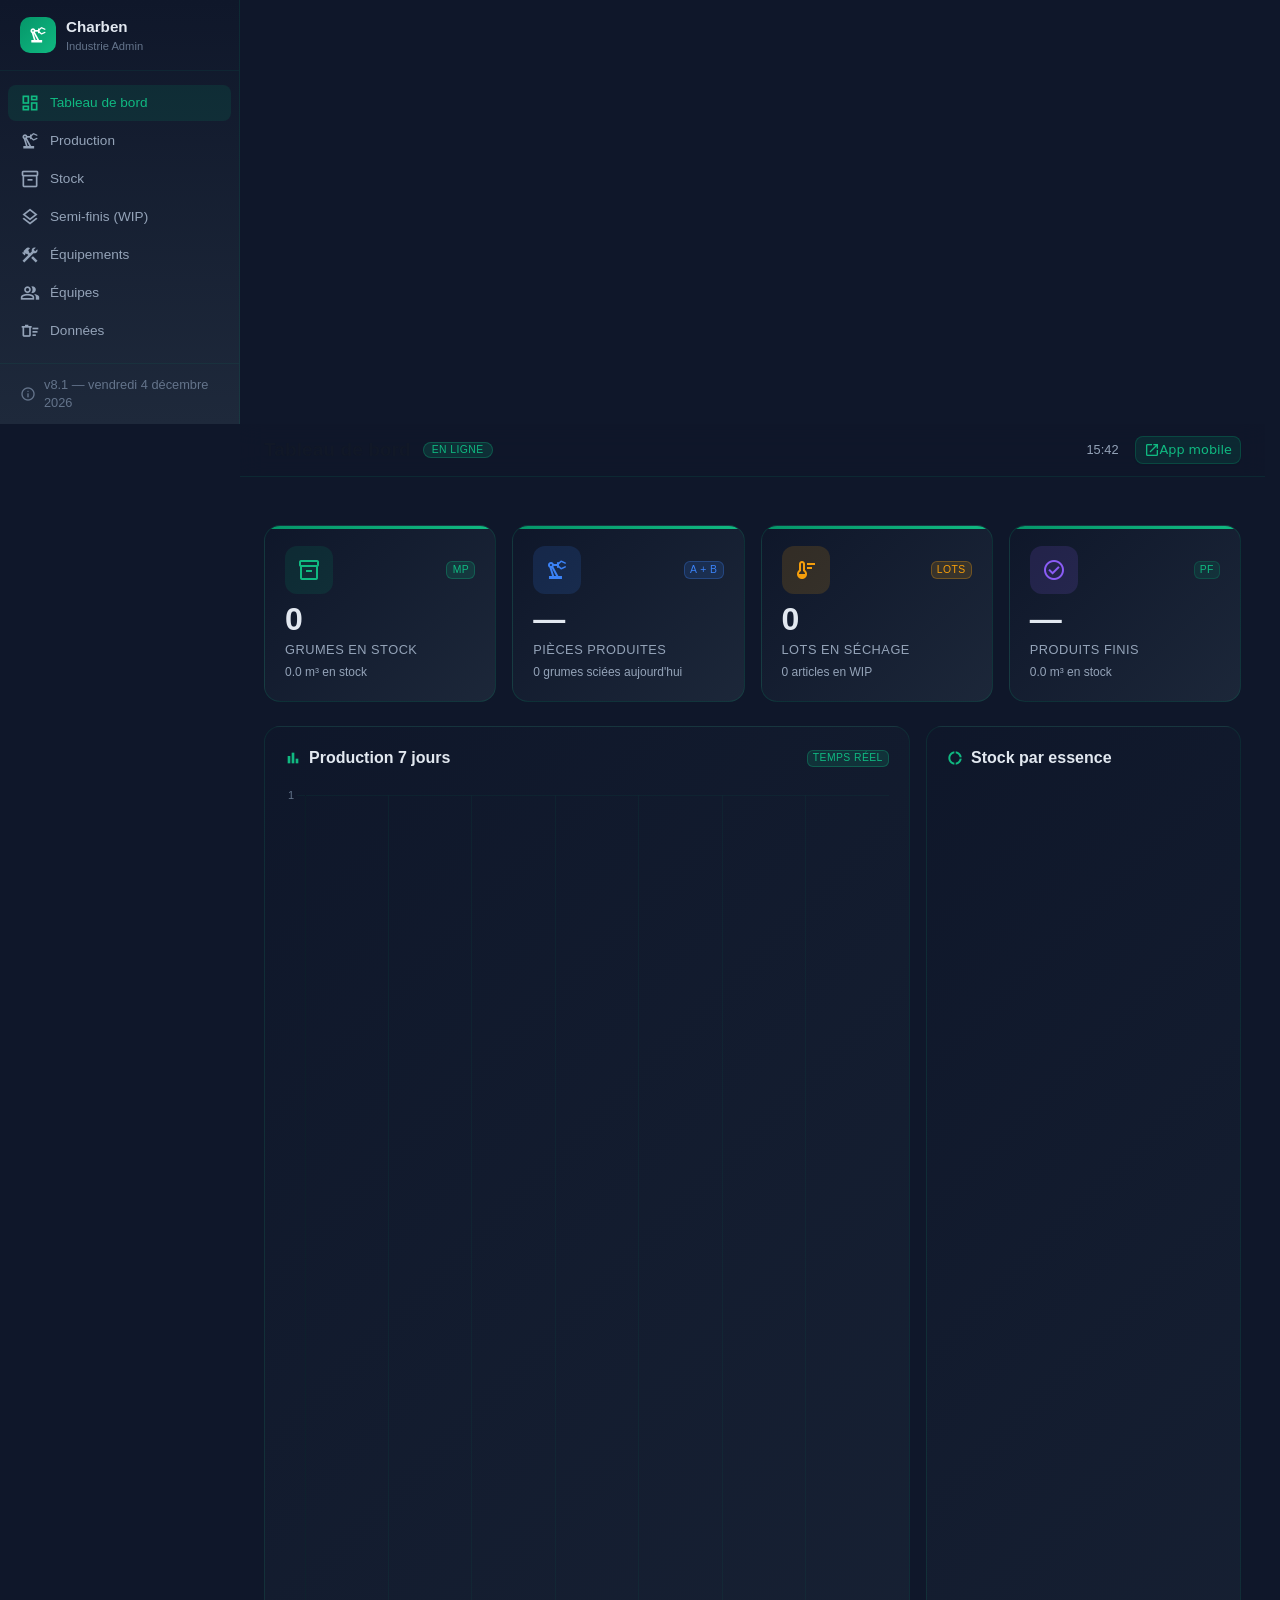
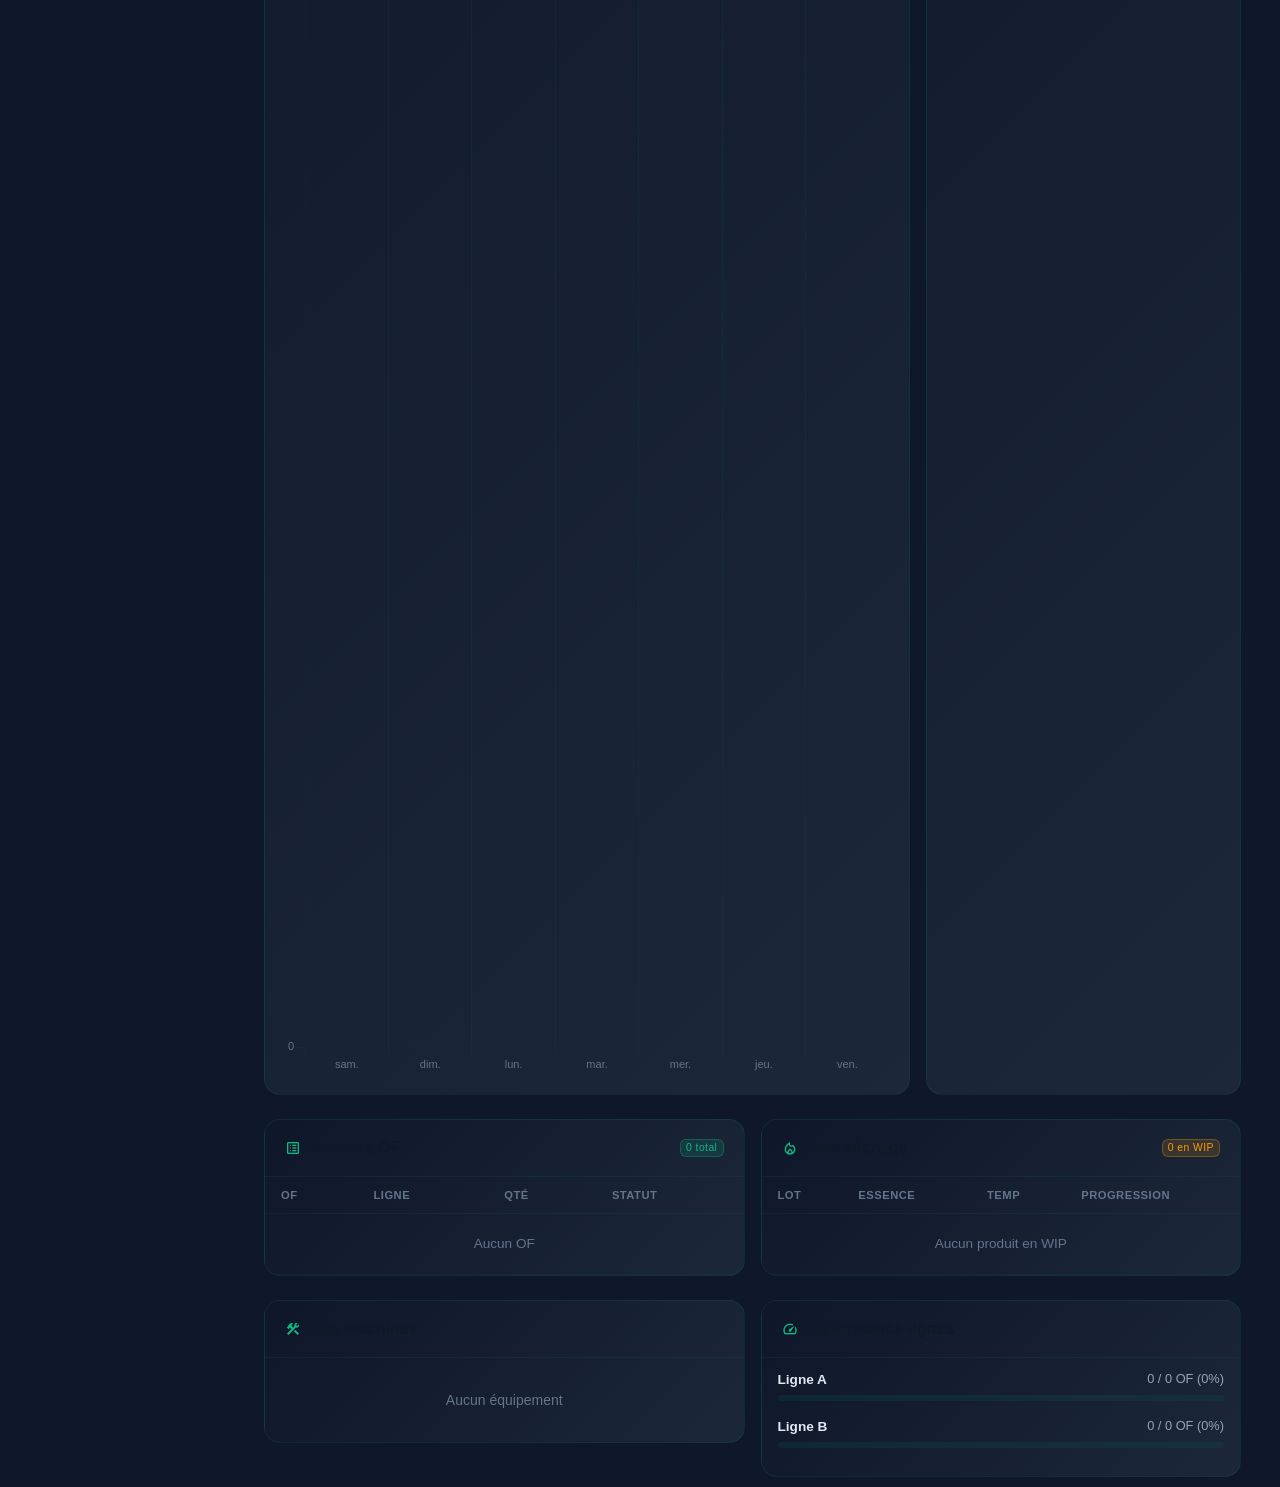
<file: admin/index.html>
<!DOCTYPE html>
<html lang="fr" class="dark">
<head>
  <meta charset="UTF-8">
  <meta name="viewport" content="width=device-width, initial-scale=1.0, maximum-scale=1.0, user-scalable=no">
  <meta http-equiv="Content-Security-Policy" content="default-src 'self' data: blob:; connect-src 'self' https://*.googleapis.com https://*.firebaseio.com https://firestore.googleapis.com wss://*.firebaseio.com; script-src 'self' 'unsafe-inline'; style-src 'self' 'unsafe-inline' https://fonts.googleapis.com; font-src 'self' data: https://fonts.gstatic.com; img-src 'self' data: blob: https:;">
  <title>Charben Industrie — Admin Dashboard</title>
  <link rel="icon" href="data:image/svg+xml,%3Csvg xmlns='http://www.w3.org/2000/svg' viewBox='0 0 24 24'%3E%3Crect width='24' height='24' rx='5' fill='%232D5A30'/%3E%3Cpath d='M4 16l6-9 4 5 4-3 2 7z' fill='%23fff'/%3E%3C/svg%3E">
  <link rel="stylesheet" href="../fonts/material-symbols-outlined.woff2" as="font" type="font/woff2" crossorigin>
  <link rel="stylesheet" href="tabler.min.css">
  <style>
    @font-face {
      font-family: 'Material Symbols Outlined';
      font-style: normal;
      font-weight: 400;
      src: url(../fonts/material-symbols-outlined.woff2) format('woff2');
    }
    .mi {
      font-family: 'Material Symbols Outlined';
      font-weight: normal;
      font-style: normal;
      font-size: 24px;
      line-height: 1;
      letter-spacing: normal;
      text-transform: none;
      display: inline-block;
      white-space: nowrap;
      word-wrap: normal;
      direction: ltr;
      -webkit-font-smoothing: antialiased;
      vertical-align: middle;
    }
    .mi-sm { font-size: 16px; }
    .mi-lg { font-size: 28px; }
    .mi-xl { font-size: 36px; }
    .mi-green { color: #10b981; }
    .mi-red { color: #ef4444; }
    .mi-amber { color: #f59e0b; }
    .mi-blue { color: #3b82f6; }
    .mi-muted { color: #64748b; }

    :root {
      --charben-primary: #059669;
      --charben-primary-light: rgba(5,150,105,0.15);
      --charben-danger: #ef4444;
      --charben-warning: #f59e0b;
      --charben-info: #3b82f6;
      --charben-success: #10b981;
    }

    body {
      background: #0f172a;
      color: #e2e8f0;
      font-family: 'Inter', -apple-system, BlinkMacSystemFont, 'Segoe UI', sans-serif;
    }

    .page-wrapper { min-height: 100vh; }

    .kpi-card {
      background: linear-gradient(135deg, rgba(15,23,42,0.9), rgba(30,41,59,0.9));
      border: 1px solid rgba(5,150,105,0.2);
      border-radius: 16px;
      padding: 20px;
      position: relative;
      overflow: hidden;
      transition: all 0.3s ease;
    }
    .kpi-card:hover {
      border-color: rgba(5,150,105,0.4);
      box-shadow: 0 8px 32px rgba(5,150,105,0.15);
      transform: translateY(-2px);
    }
    .kpi-card::before {
      content: '';
      position: absolute;
      top: 0;
      left: 0;
      right: 0;
      height: 3px;
      background: linear-gradient(90deg, var(--charben-primary), #10b981);
    }
    .kpi-card .kpi-icon {
      width: 48px;
      height: 48px;
      border-radius: 12px;
      display: flex;
      align-items: center;
      justify-content: center;
      font-size: 24px;
    }
    .kpi-card .kpi-value {
      font-size: 2rem;
      font-weight: 700;
      line-height: 1.1;
      margin: 8px 0 4px;
    }
    .kpi-card .kpi-label {
      font-size: 0.8rem;
      color: #94a3b8;
      text-transform: uppercase;
      letter-spacing: 0.5px;
    }
    .kpi-card .kpi-change {
      font-size: 0.75rem;
      margin-top: 4px;
    }

    .chart-card {
      background: linear-gradient(135deg, rgba(15,23,42,0.9), rgba(30,41,59,0.9));
      border: 1px solid rgba(5,150,105,0.15);
      border-radius: 16px;
      padding: 20px;
    }
    .chart-card .chart-header {
      display: flex;
      align-items: center;
      justify-content: space-between;
      margin-bottom: 16px;
    }
    .chart-card .chart-title {
      font-size: 1rem;
      font-weight: 600;
      display: flex;
      align-items: center;
      gap: 8px;
    }

    .data-card {
      background: linear-gradient(135deg, rgba(15,23,42,0.9), rgba(30,41,59,0.9));
      border: 1px solid rgba(5,150,105,0.15);
      border-radius: 16px;
      overflow: hidden;
    }
    .data-card .card-header {
      padding: 16px 20px;
      border-bottom: 1px solid rgba(5,150,105,0.1);
      display: flex;
      align-items: center;
      justify-content: space-between;
    }
    .data-card .card-header h3 {
      margin: 0;
      font-size: 1rem;
      font-weight: 600;
      display: flex;
      align-items: center;
      gap: 8px;
    }
    .data-card table {
      width: 100%;
      border-collapse: collapse;
    }
    .data-card th {
      padding: 10px 16px;
      text-align: left;
      font-size: 0.7rem;
      text-transform: uppercase;
      letter-spacing: 0.5px;
      color: #64748b;
      font-weight: 600;
      border-bottom: 1px solid rgba(5,150,105,0.1);
    }
    .data-card td {
      padding: 10px 16px;
      font-size: 0.85rem;
      border-bottom: 1px solid rgba(5,150,105,0.05);
    }
    .data-card tr:hover td {
      background: rgba(5,150,105,0.05);
    }

    .badge-success { background: rgba(16,185,129,0.15); color: #10b981; border: 1px solid rgba(16,185,129,0.3); }
    .badge-warning { background: rgba(245,158,11,0.15); color: #f59e0b; border: 1px solid rgba(245,158,11,0.3); }
    .badge-danger { background: rgba(239,68,68,0.15); color: #ef4444; border: 1px solid rgba(239,68,68,0.3); }
    .badge-info { background: rgba(59,130,246,0.15); color: #3b82f6; border: 1px solid rgba(59,130,246,0.3); }
    .badge-primary { background: rgba(5,150,105,0.15); color: #10b981; border: 1px solid rgba(5,150,105,0.3); }

    .progress-bar-custom {
      height: 6px;
      border-radius: 3px;
      background: rgba(5,150,105,0.1);
      overflow: hidden;
    }
    .progress-bar-custom .fill {
      height: 100%;
      border-radius: 3px;
      background: linear-gradient(90deg, #059669, #10b981);
      transition: width 0.6s ease;
    }

    .sidebar-custom {
      background: linear-gradient(180deg, #0f172a, #1e293b);
      border-right: 1px solid rgba(5,150,105,0.15);
    }
    .sidebar-custom .nav-link {
      color: #94a3b8;
      border-radius: 8px;
      margin: 2px 8px;
      padding: 8px 12px;
      font-size: 0.85rem;
      transition: all 0.2s;
    }
    .sidebar-custom .nav-link:hover {
      color: #e2e8f0;
      background: rgba(5,150,105,0.1);
    }
    .sidebar-custom .nav-link.active {
      color: #10b981;
      background: rgba(5,150,105,0.15);
    }
    .sidebar-custom .nav-link .mi {
      font-size: 20px;
      margin-right: 10px;
    }

    .topbar-custom {
      background: rgba(15,23,42,0.8);
      backdrop-filter: blur(12px);
      border-bottom: 1px solid rgba(5,150,105,0.15);
    }

    @media (max-width: 768px) {
      .sidebar-custom { display: none; }
      .page-wrapper { margin-left: 0 !important; }
      .kpi-card .kpi-value { font-size: 1.5rem; }
    }
  </style>
</head>
<body>
  <div class="page-wrapper">
    <!-- SIDEBAR -->
    <aside class="sidebar sidebar-custom d-print-none" style="width:240px;">
      <div class="sidebar-header" style="padding:16px 20px;border-bottom:1px solid rgba(5,150,105,0.1);">
        <div style="display:flex;align-items:center;gap:10px;">
          <div style="width:36px;height:36px;border-radius:10px;background:linear-gradient(135deg,#059669,#10b981);display:flex;align-items:center;justify-content:center;">
            <span class="mi" style="font-size:20px;color:#fff;">precision_manufacturing</span>
          </div>
          <div>
            <div style="font-weight:700;font-size:0.95rem;">Charben</div>
            <div style="font-size:0.7rem;color:#64748b;">Industrie Admin</div>
          </div>
        </div>
      </div>
      <nav class="sidebar-nav" style="padding:12px 0;">
        <a href="#" class="nav-link active" onclick="showSection('dashboard')"><span class="mi">dashboard</span>Tableau de bord</a>
        <a href="#" class="nav-link" onclick="showSection('production')"><span class="mi">precision_manufacturing</span>Production</a>
        <a href="#" class="nav-link" onclick="showSection('stock')"><span class="mi">inventory_2</span>Stock</a>
        <a href="#" class="nav-link" onclick="showSection('sechage')"><span class="mi">layers</span>Semi-finis (WIP)</a>
        <a href="#" class="nav-link" onclick="showSection('equipement')"><span class="mi">construction</span>Équipements</a>
        <a href="#" class="nav-link" onclick="showSection('equipe')"><span class="mi">group</span>Équipes</a>
        <a href="#" class="nav-link" onclick="showSection('donnees')"><span class="mi">delete_sweep</span>Données</a>
      </nav>
      <div style="padding:12px 20px;border-top:1px solid rgba(5,150,105,0.1);margin-top:auto;">
        <div style="display:flex;align-items:center;gap:8px;font-size:0.8rem;color:#64748b;">
          <span class="mi mi-sm">info</span>
          <span>v8.1 — <span id="adminDate"></span></span>
        </div>
      </div>
    </aside>

    <!-- MAIN CONTENT -->
    <div class="page-main" style="margin-left:240px;">
      <!-- TOPBAR -->
      <header class="topbar-custom" style="position:sticky;top:0;z-index:100;padding:12px 24px;">
        <div style="display:flex;align-items:center;justify-content:space-between;">
          <div style="display:flex;align-items:center;gap:12px;">
            <h2 style="margin:0;font-size:1.2rem;font-weight:700;" id="sectionTitle">Tableau de bord</h2>
            <span class="badge badge-success" style="font-size:0.65rem;padding:2px 8px;border-radius:20px;">EN LIGNE</span>
          </div>
          <div style="display:flex;align-items:center;gap:16px;">
            <span style="font-size:0.8rem;color:#94a3b8;" id="topbarClock"></span>
            <button class="btn btn-sm" onclick="location.href='../index.html'" style="background:rgba(5,150,105,0.15);color:#10b981;border:1px solid rgba(5,150,105,0.3);border-radius:8px;font-size:0.8rem;">
              <span class="mi mi-sm">open_in_new</span> App mobile
            </button>
          </div>
        </div>
      </header>

      <!-- DASHBOARD SECTION -->
      <div class="page-body" style="padding:24px;" id="dashboardSection">
        <!-- KPI CARDS -->
        <div class="row g-3 mb-4" id="kpiRow">
          <div class="col-sm-6 col-xl-3">
            <div class="kpi-card">
              <div style="display:flex;align-items:center;justify-content:space-between;">
                <div class="kpi-icon" style="background:rgba(5,150,105,0.15);"><span class="mi mi-green">inventory_2</span></div>
                <span class="badge badge-success" style="font-size:0.65rem;">MP</span>
              </div>
              <div class="kpi-value" id="kpiStockGrumes">—</div>
              <div class="kpi-label">Grumes en stock</div>
              <div class="kpi-change" id="kpiStockVol" style="color:#94a3b8;"></div>
            </div>
          </div>
          <div class="col-sm-6 col-xl-3">
            <div class="kpi-card">
              <div style="display:flex;align-items:center;justify-content:space-between;">
                <div class="kpi-icon" style="background:rgba(59,130,246,0.15);"><span class="mi mi-blue">precision_manufacturing</span></div>
                <span class="badge badge-info" style="font-size:0.65rem;">A + B</span>
              </div>
              <div class="kpi-value" id="kpiProduction">—</div>
              <div class="kpi-label">Pièces produites</div>
              <div class="kpi-change" id="kpiGrumesSci" style="color:#94a3b8;"></div>
            </div>
          </div>
          <div class="col-sm-6 col-xl-3">
            <div class="kpi-card">
              <div style="display:flex;align-items:center;justify-content:space-between;">
                <div class="kpi-icon" style="background:rgba(245,158,11,0.15);"><span class="mi mi-amber">thermostat</span></div>
                <span class="badge badge-warning" style="font-size:0.65rem;">LOTS</span>
              </div>
              <div class="kpi-value" id="kpiDryBatches">—</div>
              <div class="kpi-label">Lots en séchage</div>
              <div class="kpi-change" id="kpiDryTemp" style="color:#94a3b8;"></div>
            </div>
          </div>
          <div class="col-sm-6 col-xl-3">
            <div class="kpi-card">
              <div style="display:flex;align-items:center;justify-content:space-between;">
                <div class="kpi-icon" style="background:rgba(139,92,246,0.15);"><span class="mi" style="color:#8b5cf6;">check_circle</span></div>
                <span class="badge badge-primary" style="font-size:0.65rem;">PF</span>
              </div>
              <div class="kpi-value" id="kpiPF">—</div>
              <div class="kpi-label">Produits finis</div>
              <div class="kpi-change" id="kpiPFVol" style="color:#94a3b8;"></div>
            </div>
          </div>
        </div>

        <!-- CHARTS ROW -->
        <div class="row g-3 mb-4">
          <div class="col-md-8">
            <div class="chart-card">
              <div class="chart-header">
                <div class="chart-title"><span class="mi mi-sm mi-green">bar_chart</span> Production 7 jours</div>
                <span class="badge badge-success" style="font-size:0.65rem;">TEMPS RÉEL</span>
              </div>
              <canvas id="prodChart" height="220"></canvas>
            </div>
          </div>
          <div class="col-md-4">
            <div class="chart-card">
              <div class="chart-header">
                <div class="chart-title"><span class="mi mi-sm mi-green">donut_large</span> Stock par essence</div>
              </div>
              <canvas id="essenceChart" height="220"></canvas>
            </div>
          </div>
        </div>

        <!-- DATA TABLES ROW -->
        <div class="row g-3 mb-4">
          <div class="col-md-6">
            <div class="data-card">
              <div class="card-header">
                <h3><span class="mi mi-sm mi-green">list_alt</span> Derniers OF</h3>
                <span class="badge badge-success" style="font-size:0.65rem;" id="ofCount">0</span>
              </div>
              <div style="overflow-x:auto;">
                <table>
                  <thead><tr><th>OF</th><th>Ligne</th><th>Qté</th><th>Statut</th></tr></thead>
                  <tbody id="ofTableBody"></tbody>
                </table>
              </div>
            </div>
          </div>
          <div class="col-md-6">
            <div class="data-card">
              <div class="card-header">
                <h3><span class="mi mi-sm mi-green">local_fire_department</span> Lots séchage</h3>
                <span class="badge badge-warning" style="font-size:0.65rem;" id="dryCount">0</span>
              </div>
              <div style="overflow-x:auto;">
                <table>
                  <thead><tr><th>Lot</th><th>Essence</th><th>Temp</th><th>Progression</th></tr></thead>
                  <tbody id="dryTableBody"></tbody>
                </table>
      </div>
    </div>

    <!-- DATA RESET SECTION (hidden by default) -->
    <div class="page-body" style="padding:24px;display:none;" id="donneesSection">
      <div class="row g-3">
        <div class="col-md-6">
          <div class="data-card">
            <div class="card-header">
              <h3><span class="mi mi-sm mi-red">delete_sweep</span> Réinitialiser les données</h3>
            </div>
            <div style="padding:20px;">
              <p style="color:#94a3b8;font-size:0.85rem;margin-bottom:16px;">
                Supprime toutes les données de test et remet l'app à zéro. Deux options selon votre besoin :
              </p>
              <div style="display:flex;flex-direction:column;gap:12px;">
                <button onclick="resetLocalData()" style="background:rgba(245,158,11,0.15);color:#f59e0b;border:1px solid rgba(245,158,11,0.3);border-radius:8px;padding:12px 16px;font-size:0.85rem;cursor:pointer;text-align:left;">
                  <span class="mi mi-sm" style="vertical-align:middle;">phone_android</span>
                  <strong>Reset local (cet appareil)</strong><br>
                  <span style="font-size:0.75rem;color:#94a3b8;">Efface grumes, OF, stock, WIP de cet appareil uniquement</span>
                </button>
                <div style="background:rgba(239,68,68,0.15);color:#ef4444;border:1px solid rgba(239,68,68,0.3);border-radius:8px;padding:12px 16px;font-size:0.85rem;">
                  <span class="mi mi-sm" style="vertical-align:middle;">cloud_off</span>
                  <strong>Reset Firestore (tous appareils)</strong><br>
                  <span style="font-size:0.75rem;color:#94a3b8;">Via Firebase Console → Firestore Database → sélectionner chaque collection → Supprimer tous les documents.</span><br>
                  <span style="font-size:0.75rem;color:#94a3b8;">Collections : raw, orders, wip, dry, stock, equip, maint, shifts, audit, planning, prod, disques, fardeaux, parts, stockItems, buildOrders.</span>
                </div>
              </div>
              <div id="resetStatus" style="margin-top:12px;font-size:0.8rem;color:#94a3b8;"></div>
            </div>
          </div>
        </div>
        <div class="col-md-6">
          <div class="data-card">
            <div class="card-header">
              <h3><span class="mi mi-sm mi-green">info</span> À savoir</h3>
            </div>
            <div style="padding:20px;font-size:0.85rem;color:#94a3b8;">
              <p><strong style="color:#e2e8f0;">DISQUES_SEED</strong> : les 4 références de lames (650mm, 355mm, 210mm) sont les vraies configs de la scierie. Elles restent après reset car ce n'est pas des données de test.</p>
              <p style="margin-top:8px;"><strong style="color:#e2e8f0;">Après le reset</strong> : l'app repasse en mode login. Les tables repartent vides, prêtes pour les vraies saisies production.</p>
              <p style="margin-top:8px;"><strong style="color:#e2e8f0;">Sauvegarde</strong> : si vous voulez garder une copie avant reset, exportez les données via l'onglet Données de l'app mobile (bouton Export CSV/JSON).</p>
            </div>
          </div>
        </div>
      </div>
    </div>
  </div>
</div>

        <!-- BOTTOM ROW: EQUIPMENT + PERFORMANCE -->
        <div class="row g-3">
          <div class="col-md-6">
            <div class="data-card">
              <div class="card-header">
                <h3><span class="mi mi-sm mi-green">construction</span> État machines</h3>
              </div>
              <div style="padding:12px 16px;" id="equipSection"></div>
            </div>
          </div>
          <div class="col-md-6">
            <div class="data-card">
              <div class="card-header">
                <h3><span class="mi mi-sm mi-green">speed</span> Performance lignes</h3>
              </div>
              <div style="padding:12px 16px;" id="perfSection"></div>
            </div>
          </div>
        </div>
      </div>
    </div>
  </div>

  <script src="chart.min.js"></script>
  <script>
    /* ================================================================
       CHARBEN ADMIN DASHBOARD — v8.1
       Connects to same localStorage keys as main app
       ================================================================ */

    // ── Storage helpers ──
    function load(key) {
      try { return JSON.parse(localStorage.getItem(key)) || []; } catch(e) { return []; }
    }
    function loadObj(key) {
      try { return JSON.parse(localStorage.getItem(key)) || {}; } catch(e) { return {}; }
    }

    // ── Date helpers ──
    function todayKey() { return new Date().toISOString().slice(0, 10); }
    function daysAgo(n) {
      var d = new Date(); d.setDate(d.getDate() - n);
      return d.toISOString().slice(0, 10);
    }

    // ── Clock ──
    function updateClock() {
      var el = document.getElementById('topbarClock');
      if (el) el.textContent = new Date().toLocaleTimeString('fr-FR', { hour: '2-digit', minute: '2-digit' });
    }
    setInterval(updateClock, 30000);
    updateClock();
    document.getElementById('adminDate').textContent = new Date().toLocaleDateString('fr-FR', { weekday: 'long', day: 'numeric', month: 'long', year: 'numeric' });

    // ── Section navigation ──
    function showSection(name) {
      document.querySelectorAll('.sidebar-nav .nav-link').forEach(function(a) { a.classList.remove('active'); });
      event.currentTarget.classList.add('active');
      var titles = { dashboard: 'Tableau de bord', production: 'Production', stock: 'Stock', sechage: 'Semi-finis (WIP)', equipement: 'Équipements', equipe: 'Équipes', donnees: 'Données' };
      document.getElementById('sectionTitle').textContent = titles[name] || name;
      var dashboardEl = document.getElementById('dashboardSection');
      var donneesEl = document.getElementById('donneesSection');
      if (name === 'donnees') {
        if (dashboardEl) dashboardEl.style.display = 'none';
        if (donneesEl) donneesEl.style.display = 'block';
      } else {
        if (donneesEl) donneesEl.style.display = 'none';
        if (dashboardEl) dashboardEl.style.display = 'block';
      }
    }

    // ── Load data ──
    var rawMaterials = load('charben_raw');
    var orders = load('gd_orders_v6');
    var wipProducts = load('charben_wip');
    var finishedGoods = load('charben_stock');
    var equipment = load('charben_equip');

    // ── KPI: Stock Grumes ──
    var mpStock = rawMaterials.filter(function(r) { return r.statut === 'EN_STOCK'; });
    var mpVol = rawMaterials.reduce(function(s, r) {
      if (r.statut !== 'EN_STOCK') return s;
      return s + (parseFloat(r.volume) || 0);
    }, 0);
    document.getElementById('kpiStockGrumes').textContent = mpStock.length;
    document.getElementById('kpiStockVol').textContent = mpVol.toFixed(1) + ' m\u00b3 en stock';

    // ── KPI: Production ──
    var prodCounters = loadObj('charben_prod_counters');
    var todayProduced = 0;
    var machinesReal = (prodCounters.A || prodCounters.B) ? ['A', 'B'] : Object.keys(prodCounters);
    machinesReal.forEach(function(line) {
      Object.keys(prodCounters[line] || {}).forEach(function(machine) {
        todayProduced += prodCounters[line][machine] || 0;
      });
    });
    // Grumes sciées aujourd'hui = line_launch avec validatedAt == today
    var launch = loadObj('charben_line_launch');
    var todayGrumes = 0;
    Object.keys(launch).forEach(function(L) {
      (launch[L]?.launched || []).forEach(function(item) {
        if ((item.validatedAt || '').slice(0, 10) === todayKey()) todayGrumes++;
      });
    });
    document.getElementById('kpiProduction').textContent = todayProduced || '—';
    document.getElementById('kpiGrumesSci').textContent = todayGrumes + ' grumes sci\u00e9es aujourd\'hui';

    // ── KPI: Séchage ──
    var dryActive = wipProducts.filter(function(b) { return b.statut !== 'TRANSFERE'; });
    var avgTemp = dryActive.length ? (dryActive.reduce(function(s, b) { return s + (parseFloat(b.temp) || 0); }, 0) / dryActive.length).toFixed(0) : '—';
    document.getElementById('kpiDryBatches').textContent = dryActive.length;
    document.getElementById('kpiDryTemp').textContent = dryActive.length + ' articles en WIP';

    // ── KPI: PF ──
    var pfCount = finishedGoods.reduce(function(s, f) { return s + (f.qte || 0); }, 0);
    var pfVol = finishedGoods.reduce(function(s, f) { return s + (f.volume || 0); }, 0);
    document.getElementById('kpiPF').textContent = pfCount || '—';
    document.getElementById('kpiPFVol').textContent = pfVol.toFixed(1) + ' m³ en stock';

    // ── Chart: Production 7 jours (grumes sciées via line_launch) ──
    var prodDays = [];
    for (var i = 6; i >= 0; i--) {
      var d = new Date(); d.setDate(d.getDate() - i);
      var key = d.toISOString().slice(0, 10);
      var dayLabel = d.toLocaleDateString('fr-FR', { weekday: 'short' });
      var count = 0;
      Object.keys(launch).forEach(function(L) {
        (launch[L]?.launched || []).forEach(function(item) {
          if ((item.validatedAt || item.launchedAt || '').slice(0, 10) === key) count++;
        });
      });
      prodDays.push({ label: dayLabel, count: count });
    }

    var prodCtx = document.getElementById('prodChart').getContext('2d');
    new Chart(prodCtx, {
      type: 'bar',
      data: {
        labels: prodDays.map(function(d) { return d.label; }),
        datasets: [{
          label: 'OF créés',
          data: prodDays.map(function(d) { return d.count; }),
          backgroundColor: 'rgba(5,150,105,0.6)',
          borderColor: '#10b981',
          borderWidth: 1,
          borderRadius: 6,
          barThickness: 32
        }]
      },
      options: {
        responsive: true,
        maintainAspectRatio: false,
        plugins: { legend: { display: false } },
        scales: {
          x: { grid: { color: 'rgba(5,150,105,0.08)' }, ticks: { color: '#64748b', font: { size: 11 } } },
          y: { grid: { color: 'rgba(5,150,105,0.08)' }, ticks: { color: '#64748b', font: { size: 11 }, stepSize: 1 }, beginAtZero: true }
        }
      }
    });

    // ── Chart: Stock par essence ──
    var essences = {};
    rawMaterials.filter(function(r) { return r.statut === 'EN_STOCK'; }).forEach(function(r) {
      var e = r.essence || 'Inconnu';
      essences[e] = (essences[e] || 0) + 1;
    });
    var essLabels = Object.keys(essences);
    var essValues = essLabels.map(function(e) { return essences[e]; });
    var essColors = ['#10b981', '#3b82f6', '#f59e0b', '#ef4444', '#8b5cf6', '#ec4899'];

    var essCtx = document.getElementById('essenceChart').getContext('2d');
    new Chart(essCtx, {
      type: 'doughnut',
      data: {
        labels: essLabels,
        datasets: [{
          data: essValues,
          backgroundColor: essColors.slice(0, essLabels.length),
          borderColor: '#0f172a',
          borderWidth: 3
        }]
      },
      options: {
        responsive: true,
        maintainAspectRatio: false,
        cutout: '65%',
        plugins: {
          legend: { position: 'bottom', labels: { color: '#94a3b8', font: { size: 11 }, padding: 12 } }
        }
      }
    });

    // ── Table: Derniers OF ──
    var recentOrders = orders.slice().sort(function(a, b) {
      return (b.date || '').localeCompare(a.date || '');
    }).slice(0, 8);
    document.getElementById('ofCount').textContent = orders.length + ' total';
    var ofHtml = '';
    recentOrders.forEach(function(o) {
      var isDone = o.status === 'realise' || ((o.qty || 0) > 0 && (o.producedQty || 0) >= (o.qty || 0));
      var statusClass = isDone ? 'badge-success' : (o.status === 'engage' ? 'badge-info' : 'badge-warning');
      var statusLabel = isDone ? 'R\u00e9alis\u00e9' : (o.status === 'engage' ? 'Engag\u00e9' : 'Brouillon');
      ofHtml += '<tr><td style="font-weight:600;">' + (o.orderNum || '—') + '</td><td>Ligne ' + (o.line || 'A') + '</td><td>' + (o.producedQty || 0) + '/' + (o.qty || 0) + ' pcs</td><td><span class="badge ' + statusClass + '" style="font-size:0.65rem;padding:2px 8px;border-radius:20px;">' + statusLabel + '</span></td></tr>';
    });
    document.getElementById('ofTableBody').innerHTML = ofHtml || '<tr><td colspan="4" style="text-align:center;color:#64748b;padding:20px;">Aucun OF</td></tr>';

    // ── Table: Lots séchage ──
    var activeDrying = wipProducts.filter(function(b) { return b.statut !== 'TRANSFERE'; });
    document.getElementById('dryCount').textContent = activeDrying.length + ' en WIP';
    var dryHtml = '';
    activeDrying.forEach(function(b) {
      var progress = b.progress || 0;
      var tempC = (parseFloat(b.temp) || 0).toFixed(0);
      dryHtml += '<tr><td style="font-weight:600;">' + (b.batchNum || '—') + '</td><td>' + (b.species || '—') + '</td><td>' + tempC + '\u00b0C</td><td><div style="display:flex;align-items:center;gap:8px;"><div class="progress-bar-custom" style="flex:1;"><div class="fill" style="width:' + progress + '%;"></div></div><span style="font-size:0.75rem;color:#94a3b8;">' + progress + '%</span></div></td></tr>';
    });
    document.getElementById('dryTableBody').innerHTML = dryHtml || '<tr><td colspan="4" style="text-align:center;color:#64748b;padding:20px;">Aucun produit en WIP</td></tr>';

    // ── Equipment status ──
    var equipHtml = '';
    var machines = equipment.filter(function(e) { return e.type === 'machine' || !e.type; });
    if (machines.length === 0) {
      equipHtml = '<div style="text-align:center;color:#64748b;padding:20px;">Aucun \u00e9quipement</div>';
    } else {
      machines.slice(0, 6).forEach(function(m) {
        var st = m.status || 'actif';
        var c = st === 'actif' ? '#10b981' : (st === 'maintenance' ? '#f59e0b' : '#ef4444');
        var lbl = st === 'actif' ? 'Actif' : (st === 'maintenance' ? 'Maintenance' : 'Hors service');
        var rgb = st === 'actif' ? '16,185,129' : (st === 'maintenance' ? '245,158,11' : '239,68,68');
        equipHtml += '<div style="display:flex;align-items:center;justify-content:space-between;padding:8px 0;border-bottom:1px solid rgba(5,150,105,0.08);"><div style="display:flex;align-items:center;gap:10px;"><div style="width:8px;height:8px;border-radius:50%;background:' + c + ';"></div><span style="font-size:0.85rem;font-weight:500;">' + (m.name || '—') + '</span></div><span class="badge" style="font-size:0.65rem;background:rgba(' + rgb + ',0.15);color:' + c + ';border:1px solid ' + c + '33;">' + lbl + '</span></div>';
      });
    }
    document.getElementById('equipSection').innerHTML = equipHtml;

    // ── Performance lignes ──
    var lineA = orders.filter(function(o) { return (o.line || 'A') === 'A'; });
    var lineB = orders.filter(function(o) { return o.line === 'B'; });
    function isDone(o) { return o.status === 'realise' || ((o.qty || 0) > 0 && (o.producedQty || 0) >= (o.qty || 0)); }
    var realizedA = lineA.filter(isDone).length;
    var realizedB = lineB.filter(isDone).length;
    var pctA = lineA.length ? Math.round((realizedA / lineA.length) * 100) : 0;
    var pctB = lineB.length ? Math.round((realizedB / lineB.length) * 100) : 0;

    var perfHtml = '';
    ['A', 'B'].forEach(function(line) {
      var total = line === 'A' ? lineA.length : lineB.length;
      var realized = line === 'A' ? realizedA : realizedB;
      var pct = line === 'A' ? pctA : pctB;
      perfHtml += '<div style="margin-bottom:16px;"><div style="display:flex;justify-content:space-between;margin-bottom:6px;"><span style="font-size:0.85rem;font-weight:600;">Ligne ' + line + '</span><span style="font-size:0.8rem;color:#94a3b8;">' + realized + ' / ' + total + ' OF (' + pct + '%)</span></div><div class="progress-bar-custom"><div class="fill" style="width:' + pct + '%;"></div></div></div>';
    });
    document.getElementById('perfSection').innerHTML = perfHtml;

    // ── Auto-refresh every 30s ──
    setInterval(function() { location.reload(); }, 30000);

    // ── Reset Data utilities ──
    function resetLocalData() {
      if (!confirm('Effacer TOUTES les données locales de cet appareil ?\n\nCette action supprime grumes, OF, WIP, stock, planning, audit — tout.\nL\'app redémarrera avec des tableaux vides.')) return;
      var keys = [
        'charben_raw','charben_wip','charben_stock','charben_equip','charben_maint',
        'charben_shifts','charben_audit','charben_qc','charben_planning','charben_prodplan',
        'charben_disques','charben_fardeaux','charben_line_launch','charben_prod_counters',
        'charben_line_objectives','charben_build_orders','charben_cqp_grades','charben_cqp_wood',
        'charben_cqp_trace','charben_cqp_stress','charben_cqp_byproducts','charben_cqp_blades',
        'charben_session','charben_role_' + (JSON.parse(localStorage.getItem('charben_session')||'{}').uid||''),
        'gd_stock_v6','gd_orders_v6','gd_counter_v6','gd_theme_v6','gd_notepad_v6',
        'gd_saved_queries_v6','gd_cales_machines_v6','gd_cales_regul_v6','charben_disques_regul',
        'charben_auto_sync','charben_gamme_essence'
      ];
      keys.forEach(function(k) { if (k) try { localStorage.removeItem(k); } catch(e) {} });
      // Purge file IndexedDB offline
      try { indexedDB.deleteDatabase('charben_offline_queue'); } catch(e) {}
      alert('Données locales effacées. L\'app va redémarrer.');
      location.href = '../index.html';
    }
  </script>
</body>
</html>
</file>
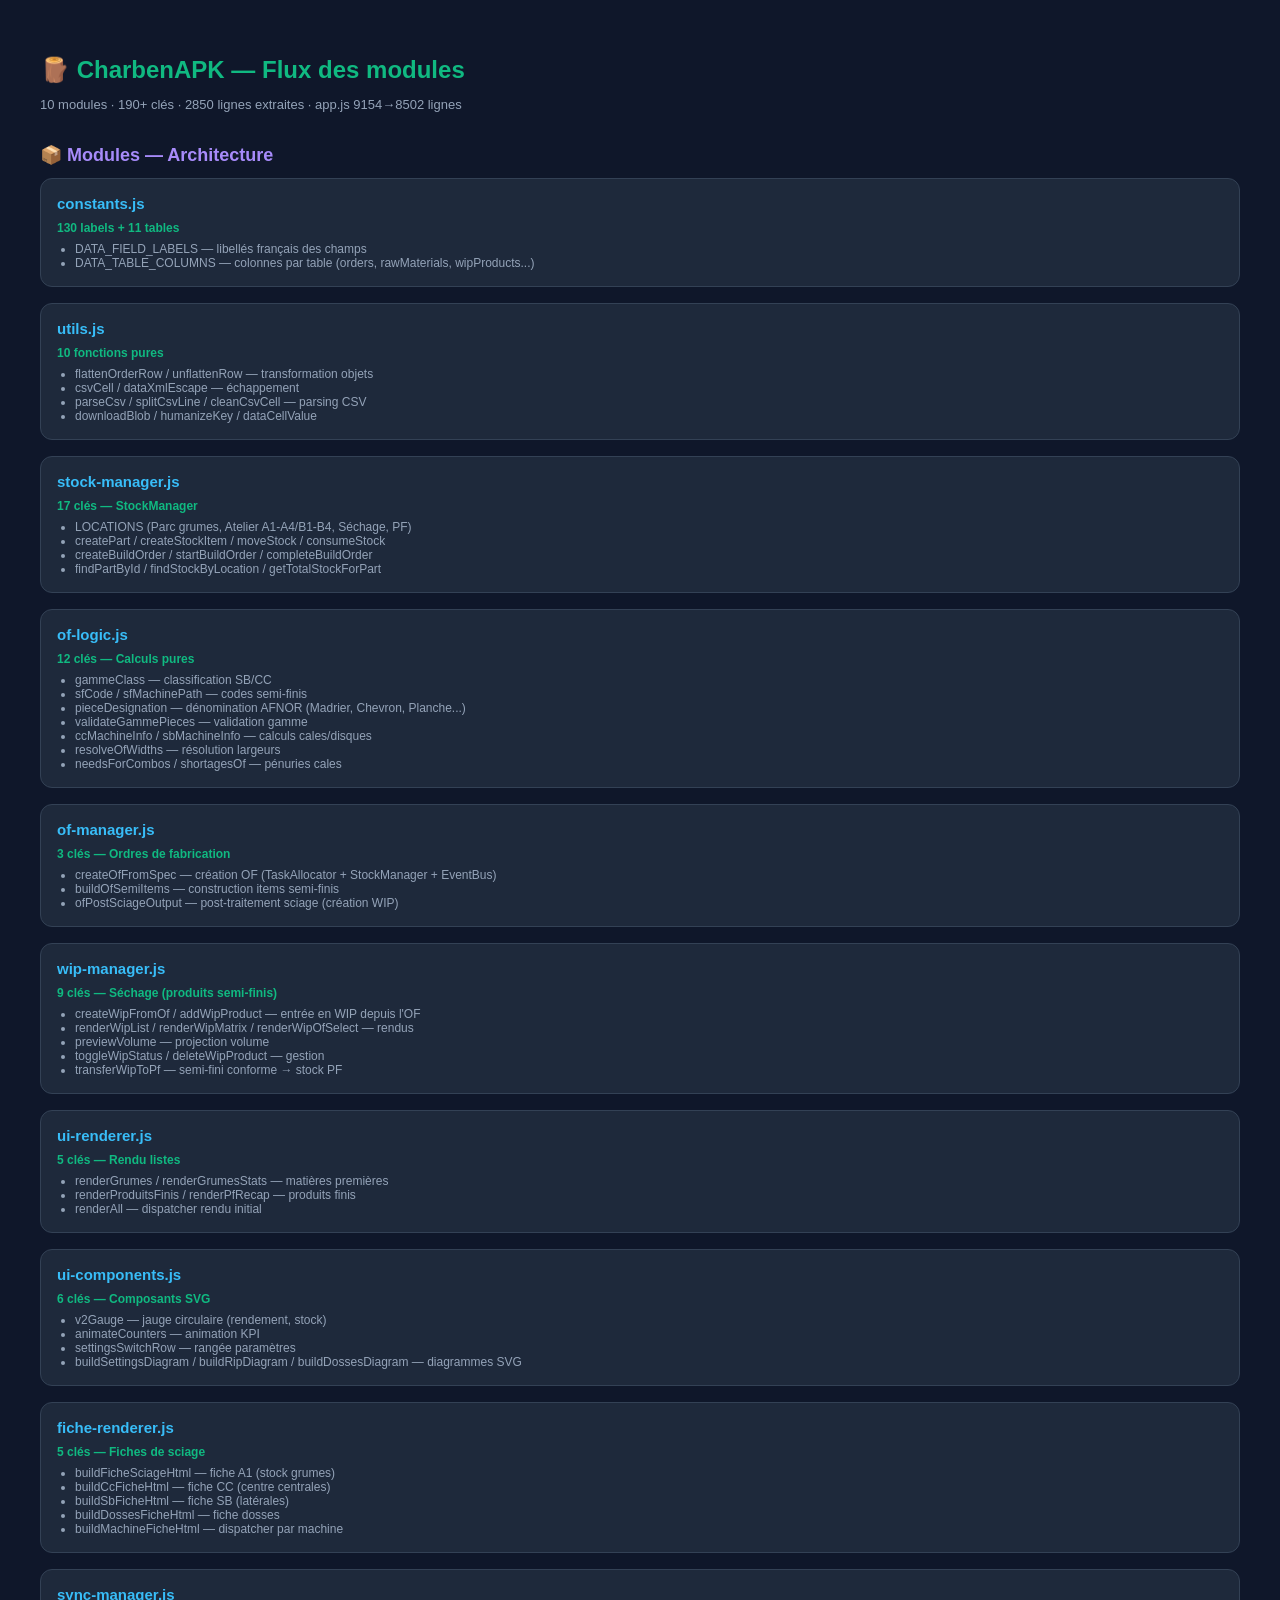
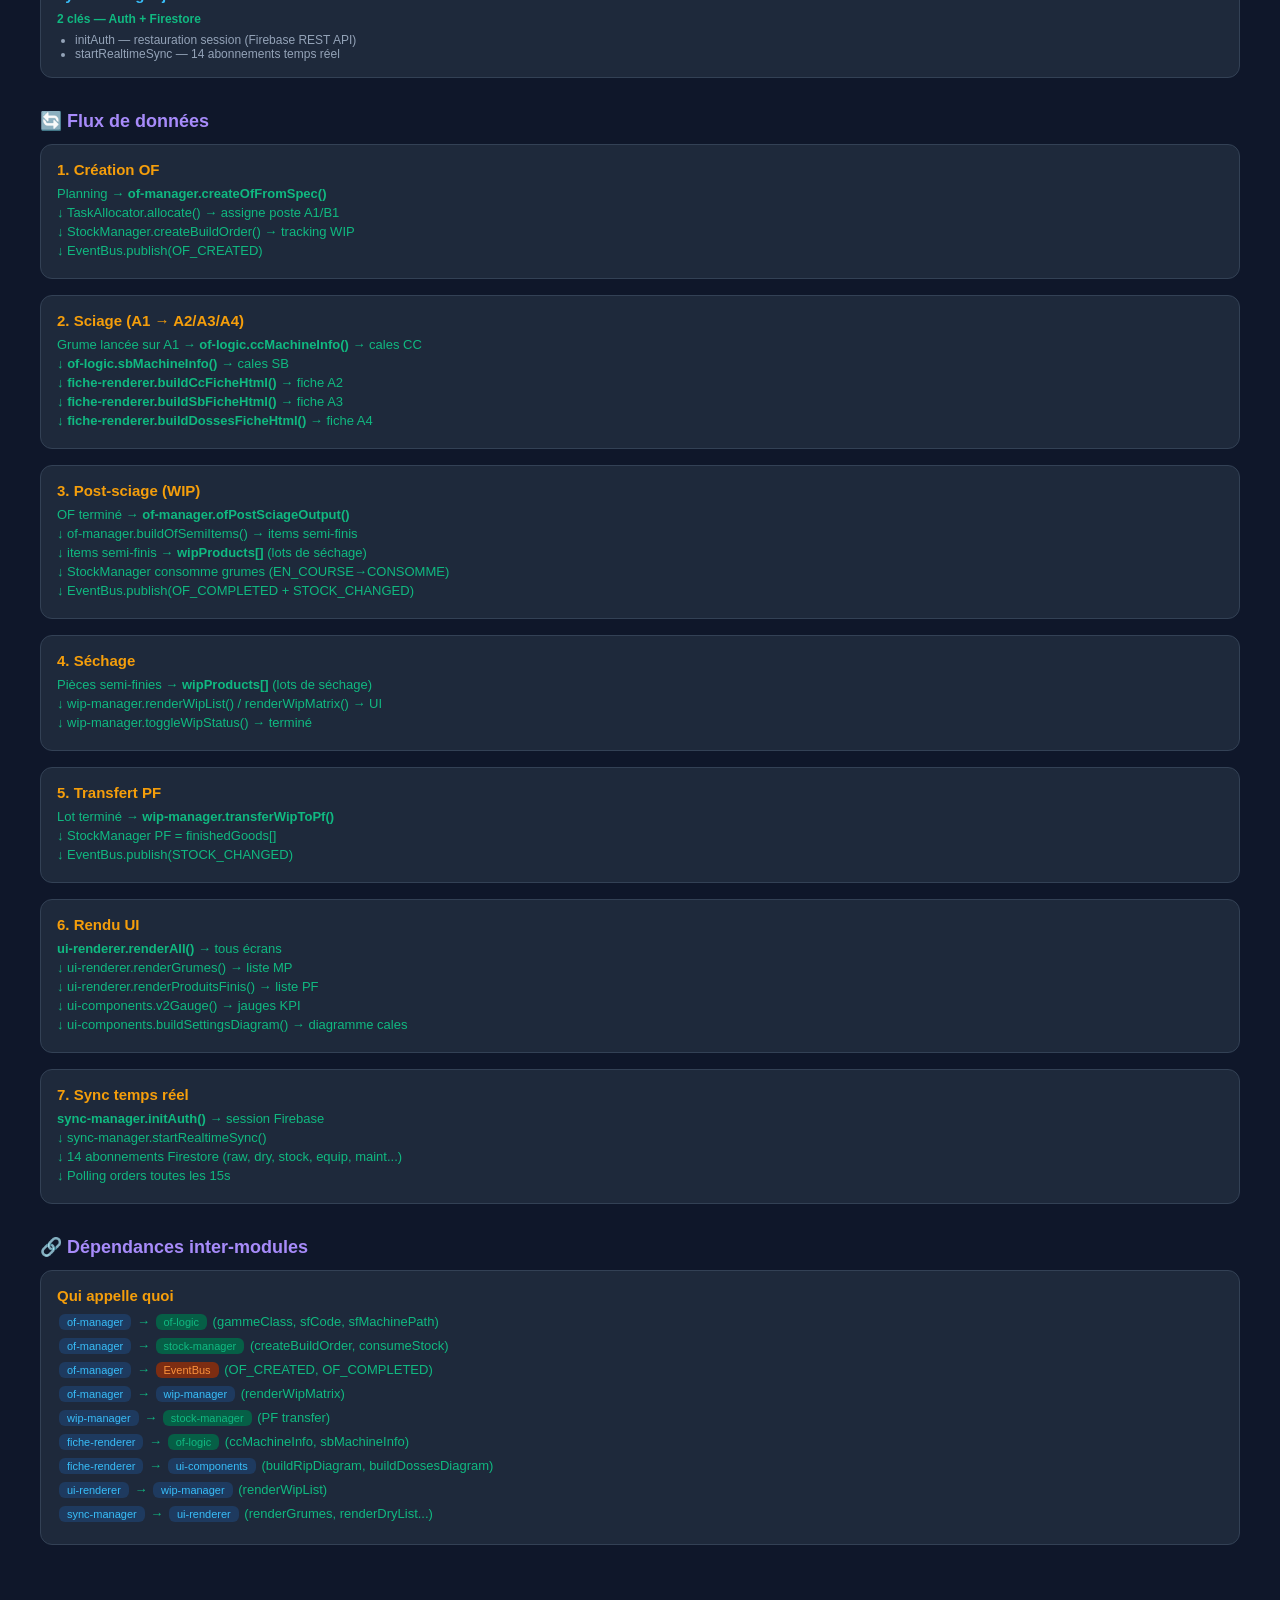
<file: modules-flux.html>
﻿<!DOCTYPE html>
<html lang="fr">
<head>
<meta charset="UTF-8">
<title>CharbenAPK — Flux des modules</title>
<style>
body{font-family:Inter,sans-serif;background:#0f172a;color:#e2e8f0;padding:40px;margin:0}
h1{color:#10b981;font-size:24px;margin-bottom:8px}
h2{color:#a78bfa;font-size:18px;margin-top:32px;margin-bottom:12px}
.sub{color:#94a3b8;font-size:13px;margin-bottom:24px}
.module{background:#1e293b;border:1px solid #334155;border-radius:12px;padding:16px;margin-bottom:16px}
.module h3{color:#38bdf8;font-size:15px;margin:0 0 6px 0}
.module .keys{color:#10b981;font-size:12px;font-weight:600}
.module ul{color:#94a3b8;font-size:12px;margin:6px 0 0 0;padding-left:18px}
.flow{background:#1e293b;border:1px solid #334155;border-radius:12px;padding:16px;margin-bottom:16px}
.flow h3{color:#f59e0b;font-size:15px;margin:0 0 8px 0}
.arrow{color:#10b981;font-size:13px;margin:4px 0}
.badge{display:inline-block;background:#334155;border-radius:6px;padding:2px 8px;font-size:11px;margin:2px}
.badge-g{background:#065f46;color:#10b981}
.badge-b{background:#1e3a5f;color:#38bdf8}
.badge-o{background:#7c2d12;color:#fb923c}
</style>
</head>
<body>
<h1>🪵 CharbenAPK — Flux des modules</h1>
<p class="sub">10 modules · 190+ clés · 2850 lignes extraites · app.js 9154→8502 lignes</p>

<h2>📦 Modules — Architecture</h2>

<div class="module">
<h3>constants.js</h3>
<span class="keys">130 labels + 11 tables</span>
<ul><li>DATA_FIELD_LABELS — libellés français des champs</li>
<li>DATA_TABLE_COLUMNS — colonnes par table (orders, rawMaterials, wipProducts...)</li></ul>
</div>

<div class="module">
<h3>utils.js</h3>
<span class="keys">10 fonctions pures</span>
<ul><li>flattenOrderRow / unflattenRow — transformation objets</li>
<li>csvCell / dataXmlEscape — échappement</li>
<li>parseCsv / splitCsvLine / cleanCsvCell — parsing CSV</li>
<li>downloadBlob / humanizeKey / dataCellValue</li></ul>
</div>

<div class="module">
<h3>stock-manager.js</h3>
<span class="keys">17 clés — StockManager</span>
<ul><li>LOCATIONS (Parc grumes, Atelier A1-A4/B1-B4, Séchage, PF)</li>
<li>createPart / createStockItem / moveStock / consumeStock</li>
<li>createBuildOrder / startBuildOrder / completeBuildOrder</li>
<li>findPartById / findStockByLocation / getTotalStockForPart</li></ul>
</div>

<div class="module">
<h3>of-logic.js</h3>
<span class="keys">12 clés — Calculs pures</span>
<ul><li>gammeClass — classification SB/CC</li>
<li>sfCode / sfMachinePath — codes semi-finis</li>
<li>pieceDesignation — dénomination AFNOR (Madrier, Chevron, Planche...)</li>
<li>validateGammePieces — validation gamme</li>
<li>ccMachineInfo / sbMachineInfo — calculs cales/disques</li>
<li>resolveOfWidths — résolution largeurs</li>
<li>needsForCombos / shortagesOf — pénuries cales</li></ul>
</div>

<div class="module">
<h3>of-manager.js</h3>
<span class="keys">3 clés — Ordres de fabrication</span>
<ul><li>createOfFromSpec — création OF (TaskAllocator + StockManager + EventBus)</li>
<li>buildOfSemiItems — construction items semi-finis</li>
<li>ofPostSciageOutput — post-traitement sciage (création WIP)</li></ul>
</div>

<div class="module">
<h3>wip-manager.js</h3>
<span class="keys">9 clés — Séchage (produits semi-finis)</span>
<ul><li>createWipFromOf / addWipProduct — entrée en WIP depuis l'OF</li>
<li>renderWipList / renderWipMatrix / renderWipOfSelect — rendus</li>
<li>previewVolume — projection volume</li>
<li>toggleWipStatus / deleteWipProduct — gestion</li>
<li>transferWipToPf — semi-fini conforme → stock PF</li></ul>
</div>

<div class="module">
<h3>ui-renderer.js</h3>
<span class="keys">5 clés — Rendu listes</span>
<ul><li>renderGrumes / renderGrumesStats — matières premières</li>
<li>renderProduitsFinis / renderPfRecap — produits finis</li>
<li>renderAll — dispatcher rendu initial</li></ul>
</div>

<div class="module">
<h3>ui-components.js</h3>
<span class="keys">6 clés — Composants SVG</span>
<ul><li>v2Gauge — jauge circulaire (rendement, stock)</li>
<li>animateCounters — animation KPI</li>
<li>settingsSwitchRow — rangée paramètres</li>
<li>buildSettingsDiagram / buildRipDiagram / buildDossesDiagram — diagrammes SVG</li></ul>
</div>

<div class="module">
<h3>fiche-renderer.js</h3>
<span class="keys">5 clés — Fiches de sciage</span>
<ul><li>buildFicheSciageHtml — fiche A1 (stock grumes)</li>
<li>buildCcFicheHtml — fiche CC (centre centrales)</li>
<li>buildSbFicheHtml — fiche SB (latérales)</li>
<li>buildDossesFicheHtml — fiche dosses</li>
<li>buildMachineFicheHtml — dispatcher par machine</li></ul>
</div>

<div class="module">
<h3>sync-manager.js</h3>
<span class="keys">2 clés — Auth + Firestore</span>
<ul><li>initAuth — restauration session (Firebase REST API)</li>
<li>startRealtimeSync — 14 abonnements temps réel</li></ul>
</div>

<h2>🔄 Flux de données</h2>

<div class="flow">
<h3>1. Création OF</h3>
<div class="arrow">Planning → <b>of-manager.createOfFromSpec()</b></div>
<div class="arrow">↓ TaskAllocator.allocate() → assigne poste A1/B1</div>
<div class="arrow">↓ StockManager.createBuildOrder() → tracking WIP</div>
<div class="arrow">↓ EventBus.publish(OF_CREATED)</div>
</div>

<div class="flow">
<h3>2. Sciage (A1 → A2/A3/A4)</h3>
<div class="arrow">Grume lancée sur A1 → <b>of-logic.ccMachineInfo()</b> → cales CC</div>
<div class="arrow">↓ <b>of-logic.sbMachineInfo()</b> → cales SB</div>
<div class="arrow">↓ <b>fiche-renderer.buildCcFicheHtml()</b> → fiche A2</div>
<div class="arrow">↓ <b>fiche-renderer.buildSbFicheHtml()</b> → fiche A3</div>
<div class="arrow">↓ <b>fiche-renderer.buildDossesFicheHtml()</b> → fiche A4</div>
</div>

<div class="flow">
<h3>3. Post-sciage (WIP)</h3>
<div class="arrow">OF terminé → <b>of-manager.ofPostSciageOutput()</b></div>
<div class="arrow">↓ of-manager.buildOfSemiItems() → items semi-finis</div>
<div class="arrow">↓ items semi-finis → <b>wipProducts[]</b> (lots de séchage)</div>
<div class="arrow">↓ StockManager consomme grumes (EN_COURSE→CONSOMME)</div>
<div class="arrow">↓ EventBus.publish(OF_COMPLETED + STOCK_CHANGED)</div>
</div>

<div class="flow">
<h3>4. Séchage</h3>
<div class="arrow">Pièces semi-finies → <b>wipProducts[]</b> (lots de séchage)</div>
<div class="arrow">↓ wip-manager.renderWipList() / renderWipMatrix() → UI</div>
<div class="arrow">↓ wip-manager.toggleWipStatus() → terminé</div>
</div>

<div class="flow">
<h3>5. Transfert PF</h3>
<div class="arrow">Lot terminé → <b>wip-manager.transferWipToPf()</b></div>
<div class="arrow">↓ StockManager PF = finishedGoods[]</div>
<div class="arrow">↓ EventBus.publish(STOCK_CHANGED)</div>
</div>

<div class="flow">
<h3>6. Rendu UI</h3>
<div class="arrow"><b>ui-renderer.renderAll()</b> → tous écrans</div>
<div class="arrow">↓ ui-renderer.renderGrumes() → liste MP</div>
<div class="arrow">↓ ui-renderer.renderProduitsFinis() → liste PF</div>
<div class="arrow">↓ ui-components.v2Gauge() → jauges KPI</div>
<div class="arrow">↓ ui-components.buildSettingsDiagram() → diagramme cales</div>
</div>

<div class="flow">
<h3>7. Sync temps réel</h3>
<div class="arrow"><b>sync-manager.initAuth()</b> → session Firebase</div>
<div class="arrow">↓ sync-manager.startRealtimeSync()</div>
<div class="arrow">↓ 14 abonnements Firestore (raw, dry, stock, equip, maint...)</div>
<div class="arrow">↓ Polling orders toutes les 15s</div>
</div>

<h2>🔗 Dépendances inter-modules</h2>
<div class="flow">
<h3>Qui appelle quoi</h3>
<div class="arrow"><span class="badge badge-b">of-manager</span> → <span class="badge badge-g">of-logic</span> (gammeClass, sfCode, sfMachinePath)</div>
<div class="arrow"><span class="badge badge-b">of-manager</span> → <span class="badge badge-g">stock-manager</span> (createBuildOrder, consumeStock)</div>
<div class="arrow"><span class="badge badge-b">of-manager</span> → <span class="badge badge-o">EventBus</span> (OF_CREATED, OF_COMPLETED)</div>
<div class="arrow"><span class="badge badge-b">of-manager</span> → <span class="badge badge-b">wip-manager</span> (renderWipMatrix)</div>
<div class="arrow"><span class="badge badge-b">wip-manager</span> → <span class="badge badge-g">stock-manager</span> (PF transfer)</div>
<div class="arrow"><span class="badge badge-b">fiche-renderer</span> → <span class="badge badge-g">of-logic</span> (ccMachineInfo, sbMachineInfo)</div>
<div class="arrow"><span class="badge badge-b">fiche-renderer</span> → <span class="badge badge-b">ui-components</span> (buildRipDiagram, buildDossesDiagram)</div>
<div class="arrow"><span class="badge badge-b">ui-renderer</span> → <span class="badge badge-b">wip-manager</span> (renderWipList)</div>
<div class="arrow"><span class="badge badge-b">sync-manager</span> → <span class="badge badge-b">ui-renderer</span> (renderGrumes, renderDryList...)</div>
</div>

</body>
</html>
</file>
